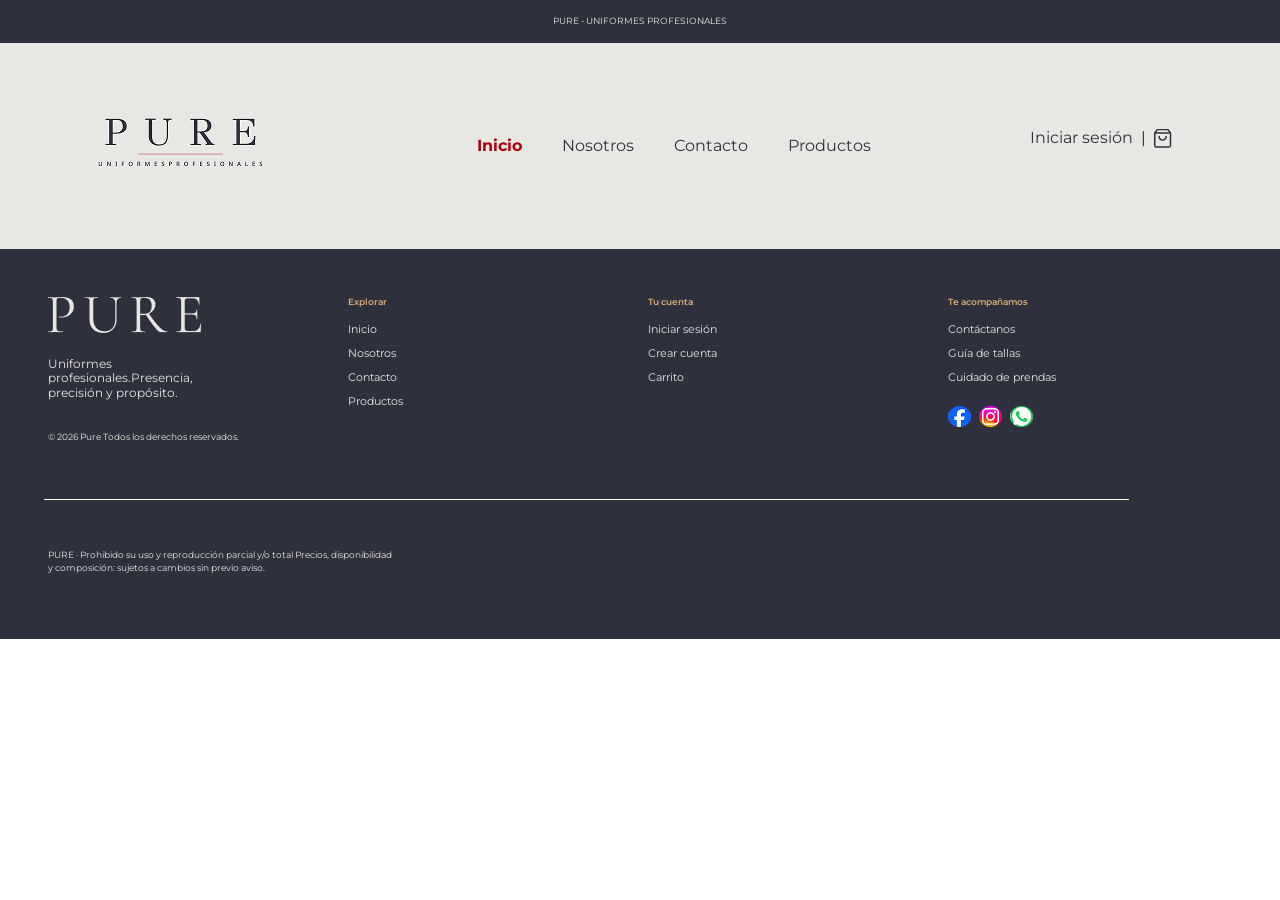
<file: Frontend/index.html>
<!DOCTYPE html>
<html lang="es">
    <head>
        <meta charset="UTF-8">
        <meta name="viewport" content="width=device-width, initial-scale=1.0">
        <title>PURE</title>

        <!-- CSS -->
        <link rel="stylesheet" href="css/style.css">
        <link rel="stylesheet" href="css/navbar.css">
        <link rel="stylesheet" href="css/footer.css">

        <!-- Font -->
        <link rel="preconnect" href="https://fonts.googleapis.com">
        <link rel="preconnect" href="https://fonts.gstatic.com" crossorigin>
        <link href="https://fonts.googleapis.com/css2?family=Montserrat:ital,wght@0,100..900;1,100..900&display=swap" rel="stylesheet">

        <!-- CSS Bootstrap -->
        <link href="https://cdn.jsdelivr.net/npm/bootstrap@5.3.8/dist/css/bootstrap.min.css" 
            rel="stylesheet" 
            integrity="sha384-sRIl4kxILFvY47J16cr9ZwB07vP4J8+LH7qKQnuqkuIAvNWLzeN8tE5YBujZqJLB" 
            crossorigin="anonymous">

    </head>
    <body>
        <!-- Navbar -->
        <header id="navbar"></header>
    
        <!-- Main -->
        <main></main>

        <!-- Footer -->
        <footer id="footer"></footer>

        <!-- Javascript -->
        <script type="module" src="./js/main.js"></script>

        <!-- JS Bootstrap -->
        <script src="https://cdn.jsdelivr.net/npm/bootstrap@5.3.8/dist/js/bootstrap.bundle.min.js" 
            integrity="sha384-FKyoEForCGlyvwx9Hj09JcYn3nv7wiPVlz7YYwJrWVcXK/BmnVDxM+D2scQbITxI" 
            crossorigin="anonymous">
        </script>

    </body>
</html>
</file>
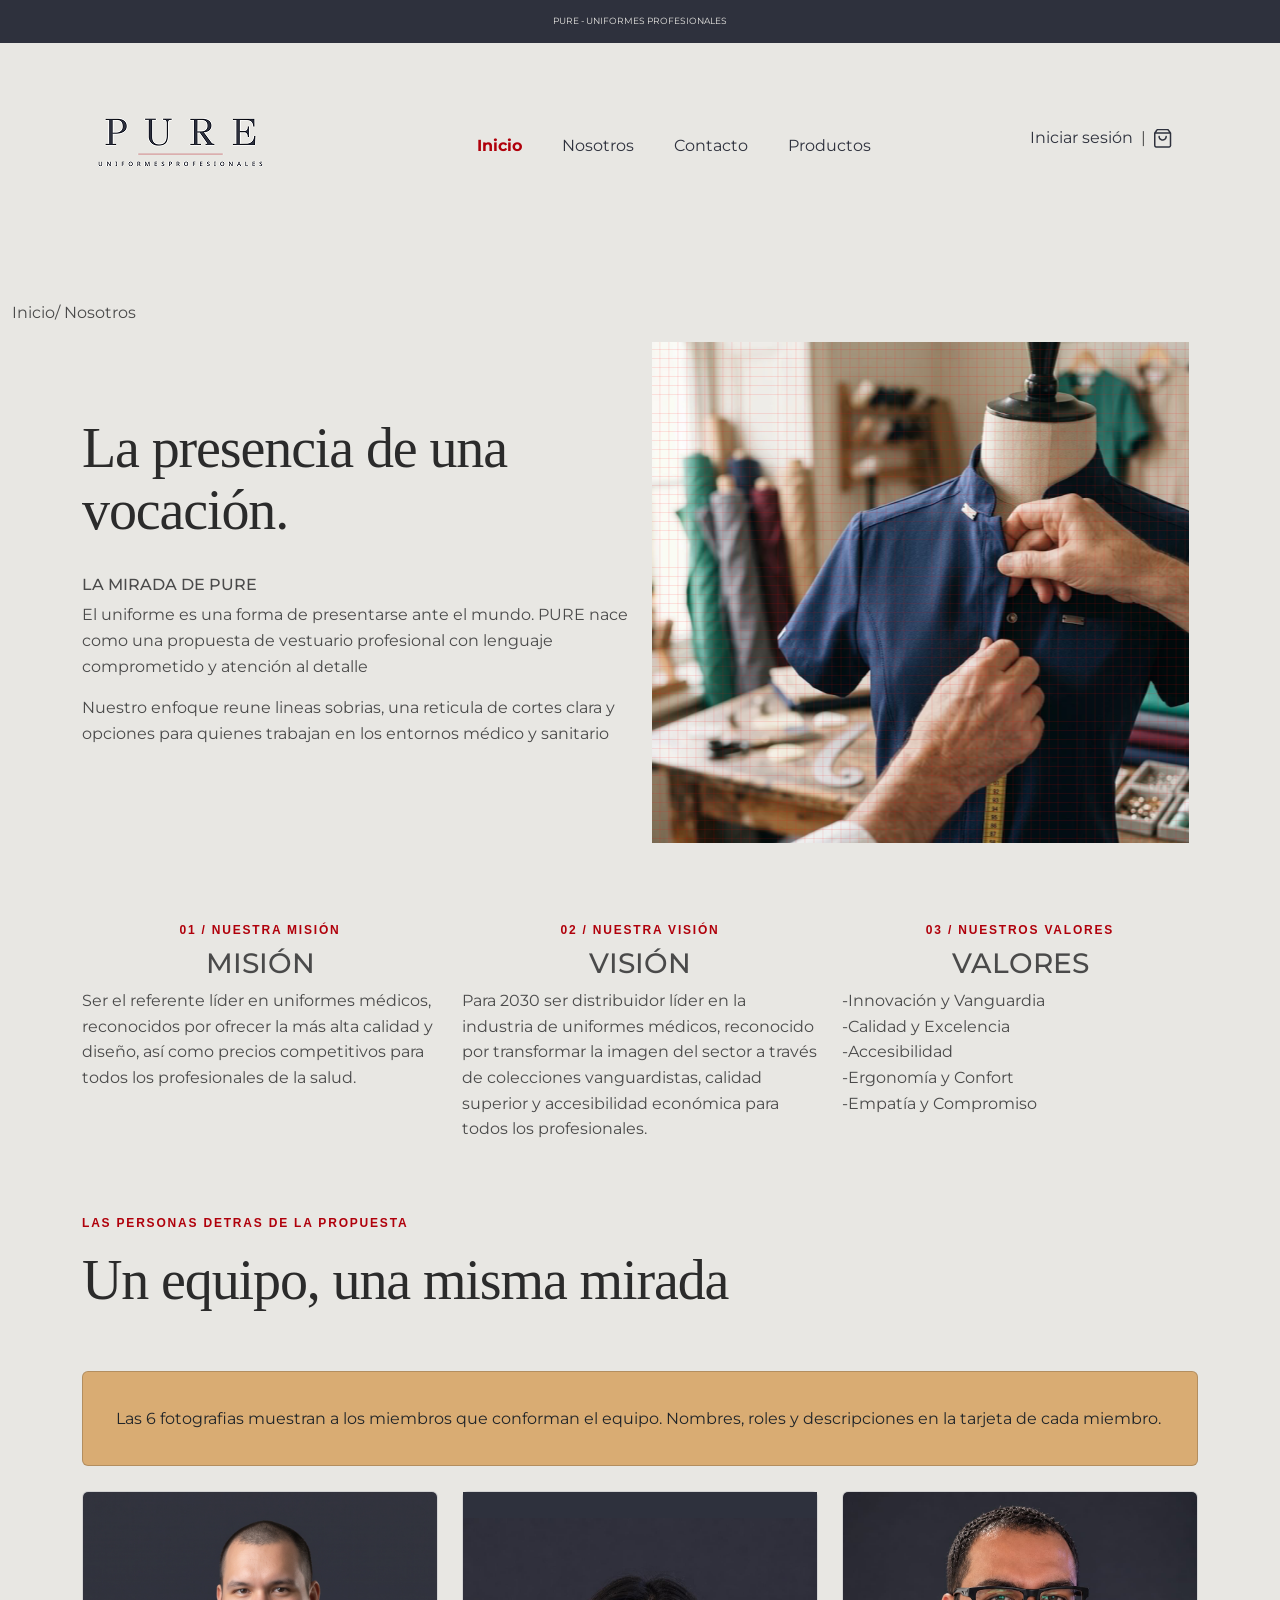
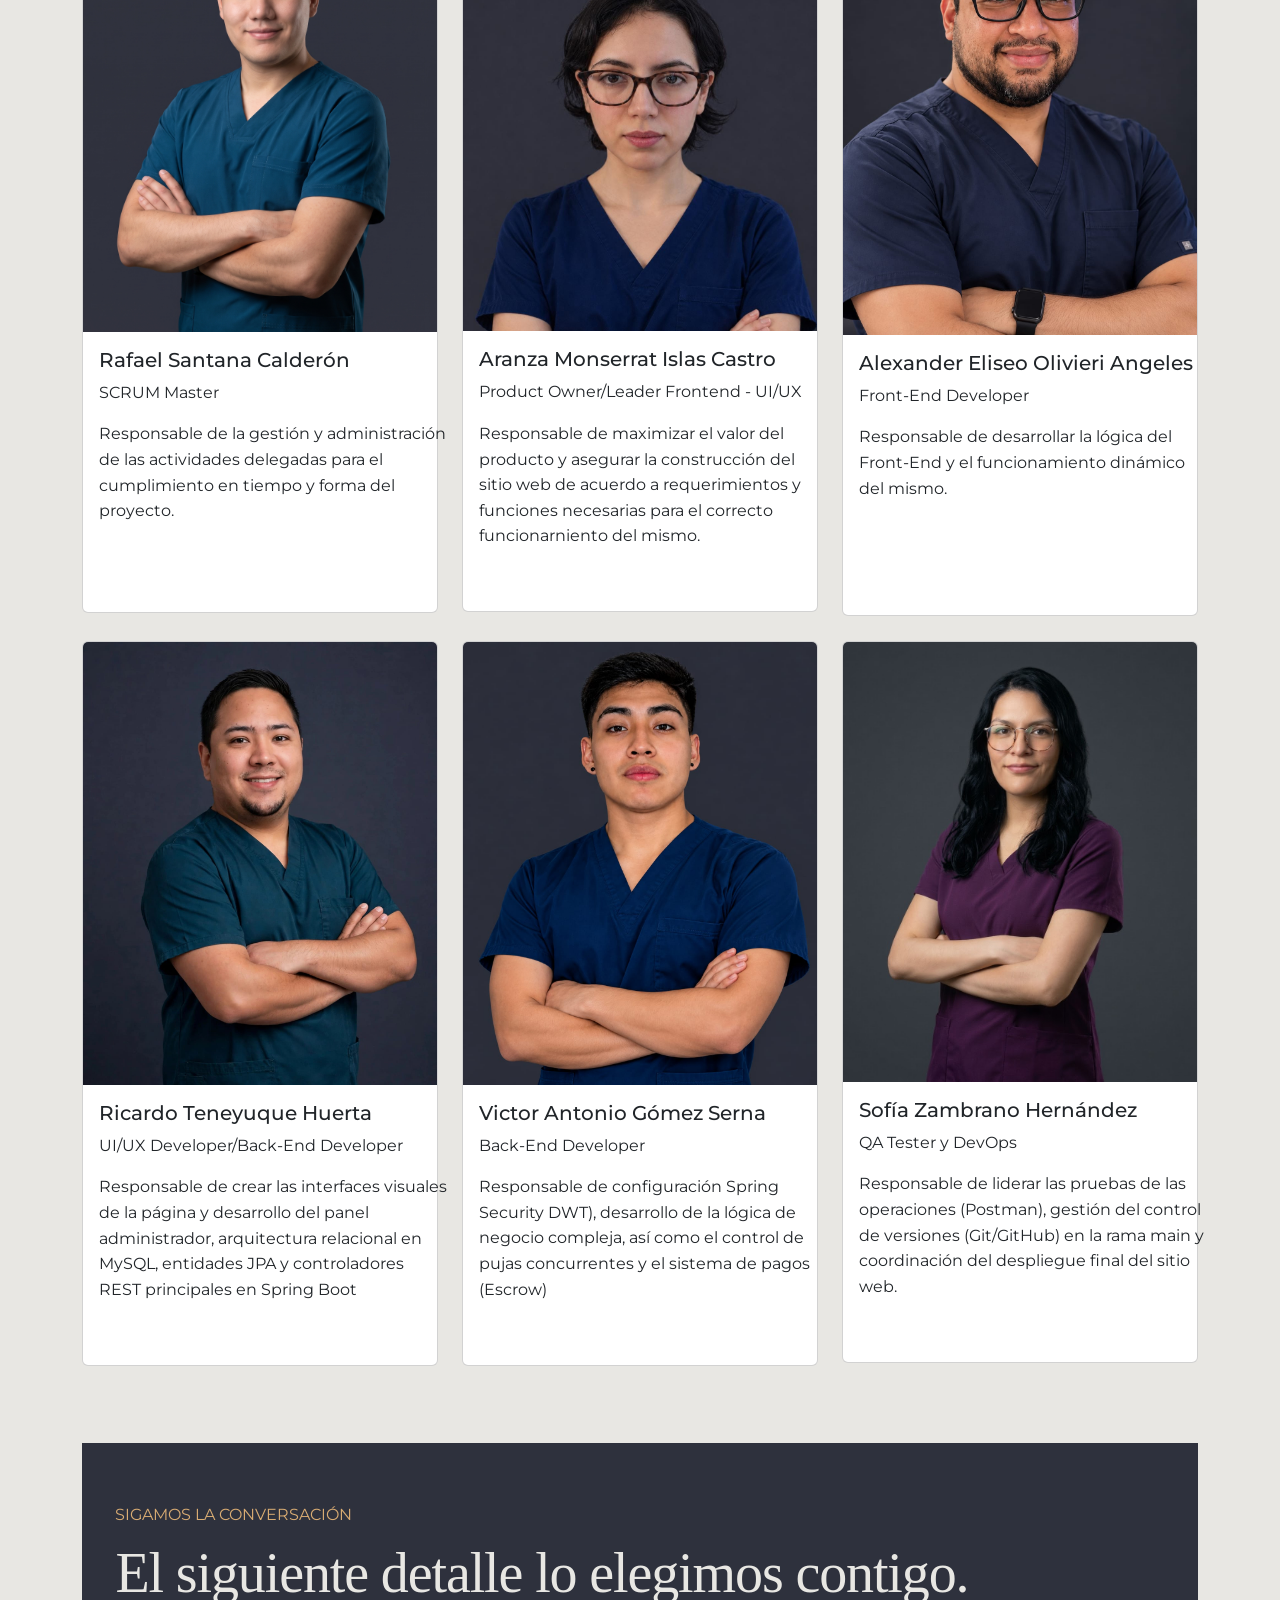
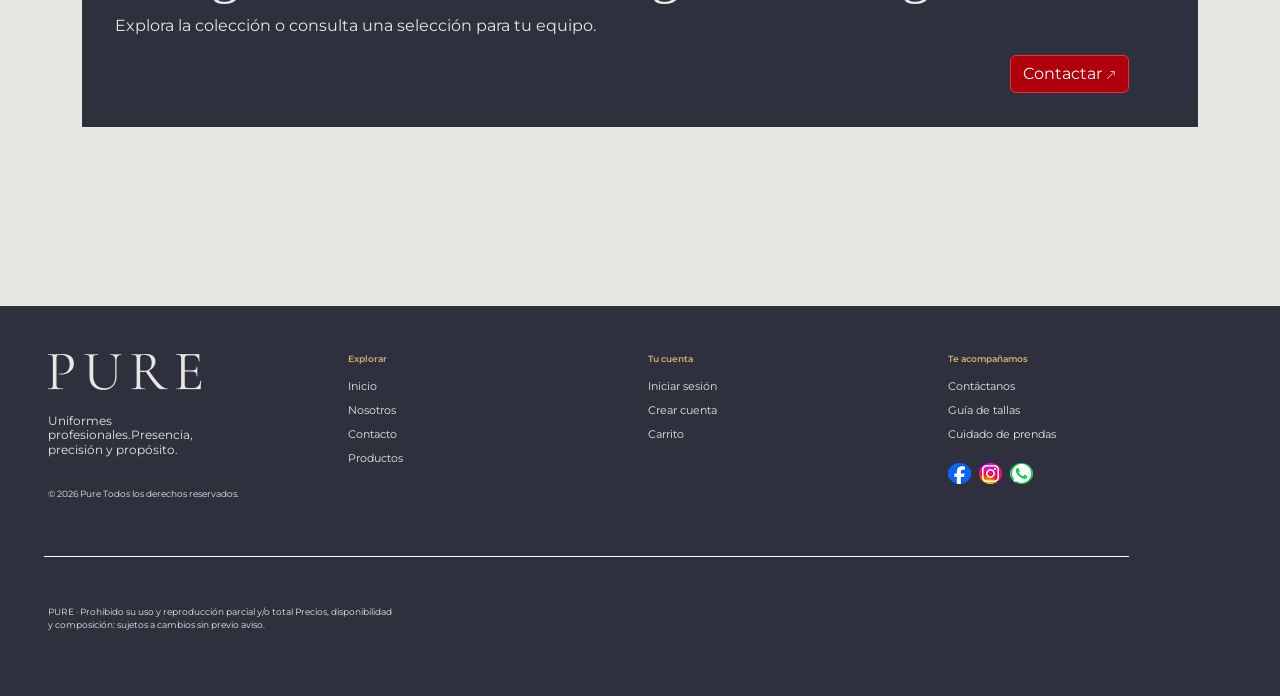
<file: Frontend/pages/about.html>
<!doctype html>
<html lang="en">
  <head>
    <meta charset="UTF-8" />
    <meta name="viewport" content="width=device-width, initial-scale=1.0" />
    <title>Nosotros</title>

    <!-- CSS -->
    <link rel="stylesheet" href="../css/style.css" />
    <link rel="stylesheet" href="../css/navbar.css" />
    <link rel="stylesheet" href="../css/footer.css" />
    <link rel="stylesheet" href="../css/about.css" />

    <!-- Font -->
    <link rel="preconnect" href="https://fonts.googleapis.com" />
    <link rel="preconnect" href="https://fonts.gstatic.com" crossorigin />
    <link
      href="https://fonts.googleapis.com/css2?family=Montserrat:ital,wght@0,100..900;1,100..900&display=swap"
      rel="stylesheet"
    />

    <!-- CSS Bootstrap -->
    <link
      href="https://cdn.jsdelivr.net/npm/bootstrap@5.3.8/dist/css/bootstrap.min.css"
      rel="stylesheet"
      integrity="sha384-sRIl4kxILFvY47J16cr9ZwB07vP4J8+LH7qKQnuqkuIAvNWLzeN8tE5YBujZqJLB"
      crossorigin="anonymous"
    />
  </head>
  <body>
    <!-- Navbar -->
    <header id="navbar"></header>

    <!-- Main -->
    <div class="container-fluid">
      <br><br>
      <p>Inicio/ Nosotros</p>
      <main>
        <section class="about">
          <div class="container">
            <div class="row">
              <div class="col-md-6">
                <br><br><br>
                <h1><span class="spanBlack">La presencia de una vocación.</span></h1>
                <br>
                <h6>LA MIRADA DE PURE</h6>
                <p>
                  El uniforme es una forma de presentarse ante el mundo. PURE
                  nace como una propuesta de vestuario profesional con lenguaje
                  comprometido y atención al detalle
                </p>
                <p>
                  Nuestro enfoque reune lineas sobrias, una reticula de cortes
                  clara y opciones para quienes trabajan en los entornos médico
                  y sanitario
                </p>
              </div>
              <div class="col-md-6">
                <img
                  src="../assets/images/about/about.png"
                  alt="Sobre Nosotros"
                  class="img-fluid"
                />
              </div>
            </div>
          </div>
        </section>
        <br><br><br>
        <section>
          <div class="container">
            <div class="row text-center">
              <div class="col"><h6><span class="spanRed">01 / NUESTRA MISIÓN</span></h6></div>
              <div class="col"><h6><span class="spanRed">02 / NUESTRA VISIÓN</span></h6></div>
              <div class="col"><h6><span class="spanRed">03 / NUESTROS VALORES</span></h6></div>
            </div>
            <div class="row text-center">
              <div class="col"><h3>MISIÓN</h3></div>
              <div class="col"><h3>VISIÓN</h3></div>
              <div class="col"><h3>VALORES</h3></div>
            </div>
            <div class="row">
              <div class="col"><p>Ser el referente líder en uniformes médicos, reconocidos por ofrecer la más alta calidad y diseño, así como precios competitivos para todos los profesionales de la salud.</p></div>
              <div class="col"><p>Para 2030 ser distribuidor líder en la industria de uniformes médicos, reconocido por transformar la imagen del sector a través de colecciones vanguardistas, calidad superior y accesibilidad económica para todos los profesionales.</p></div>
              <div class="col">
                <p>-Innovación y Vanguardia <br> -Calidad y Excelencia
                <br>-Accesibilidad
                <br>-Ergonomía y Confort
                <br>-Empatía y Compromiso
                </p>
            </div>
            </div>
          </div>
        </section>
        <br><br>



          <!-- team members -->
          
            <div class="container">
              <div class="row">
                  <div class="col-md-12">
                    <p><span class="spanRed">LAS PERSONAS DETRAS DE LA PROPUESTA</span></p>
                    <h2><span class="spanBlack">Un equipo, una misma mirada</span></h2>
                    <br><br>
                  </div>
              </div>

              <div class="row">
                  <div class="col-md-12">
                      <p class="card cardOne">
                            Las 6 fotografias muestran a los miembros que conforman el equipo.
                             Nombres, roles y descripciones en la tarjeta de cada miembro.
                      </p>
                      <br>
                  </div>
              </div>

              <div class="row">
               <div class="col-md-4 flip-card">
                 <div class="flip-card-inner">
                    <div class="card flip-card-front">
                      <img
                        src="../assets/images/members/rafa_uniforme.jpg"
                        class="card-img-top"
                        alt="Miembro del equipo 1"
                      />
                        <div class="card-body">
                          <h5 class="card-title">Rafael Santana Calderón</h5>
                          <p class="card-text">SCRUM Master</p>
                          <p class="card-text">Responsable de la gestión y administración de las actividades delegadas para el cumplimiento en tiempo y forma del proyecto.</p>
                        </div>
                    </div>


                  </div> 
                </div> 
              
                <div class="col-md-4 flip-card">
                  <div class="flip-card-inner">
                    <div class="card flip-card-front">
                      <span class="spanBlackImg"><br></span>
                      
                      <img
                        src="../assets/images/members/aranza_uniforme.jpeg"
                        class="card-img-top cardAri"
                        alt="Miembro del equipo 2"
                      />
                      
                        <div class="card-body">
                          <h5 class="card-title">Aranza Monserrat Islas Castro</h5>
                          <p class="card-text">Product Owner/Leader Frontend - UI/UX</p>
                          <p>Responsable de maximizar el valor del producto y asegurar la construcción del sitio web de acuerdo a requerimientos y funciones necesarias para el correcto funcionarniento del mismo.</p>
                        </div>
                    </div>


                  </div>
                </div>

                <div class="col-md-4 flip-card">
                  <div class="flip-card-inner">
                    <div class="card flip-card-front">
                      <img
                        src="../assets/images/members/alex_uniforme.jpeg"
                        class="card-img-top"
                        alt="Miembro del equipo 3"
                      />
                        <div class="card-body">
                          <div class="cardMark">
                          <h5 class="card-title">Alexander Eliseo Olivieri Angeles</h5>
                          <p class="card-text">Front-End Developer</p>
                          <p class="card-text">Responsable de desarrollar la lógica del Front-End y el funcionamiento dinámico del mismo.</p>
                          </div>
                        </div>
                    </div>
                  </div>
                </div>
              </div>

              <br/>

              <div class="row">
                <div class="col-md-4 flip-card">
                  <div class="flip-card-inner">
                    <div class="card flip-card-front">
                      <img
                        src="../assets/images/members/rick_uniforme.jpeg"
                        class="card-img-top"
                        alt="Miembro del equipo 1"
                      />
                        <div class="card-body">
                          <div class="cardMark">
                          <h5 class="card-title">Ricardo Teneyuque Huerta</h5>
                          <p>UI/UX Developer/Back-End Developer</p>
                          <p class="card-text">Responsable de crear las interfaces visuales de la página y desarrollo del panel administrador, arquitectura relacional en MySQL, entidades JPA y controladores REST principales en Spring Boot</p>
                          </div>
                        </div>
                    </div>
                    
                  </div> 
                </div>
              
                <div class="col-md-4 flip-card">
                  <div class="flip-card-inner">
                    <div class="card flip-card-front">
                      <img
                        src="../assets/images/members/victor_uniforme.jpeg"
                        class="card-img-top"
                        alt="Miembro del equipo 2"
                      />
                        <div class="card-body">
                          <h5 class="card-title">Victor Antonio Gómez Serna</h5>
                          <p class="card-text">Back-End Developer</p>
                          <p class="card-text">Responsable de configuración Spring Security DWT), desarrollo de la lógica de negocio compleja, así como el control de pujas concurrentes y el sistema de pagos (Escrow)</p>
                        </div>
                    </div>


                  </div> 
                </div>
              
                
                <div class="col-md-4 flip-card">
                  <div class="flip-card-inner">
                    <div class="card flip-card-front">
                      <img
                        src="../assets/images/members/sofia_uniforme.jpeg"
                        class="card-img-top"
                        alt="Miembro del equipo 3"
                      />
                        <div class="card-body">
                          <h5 class="card-title">Sofía Zambrano Hernández</h5>
                          <p class="card-text">QA Tester y DevOps</p>
                          <p class="card-text">Responsable de liderar las pruebas de las operaciones (Postman), gestión del control de versiones (Git/GitHub) en la rama main y coordinación del despliegue final del sitio web.</p>
                        </div>
                    </div>


                  </div> 
                </div>
              </div>
            <br> <br> <br>
            <div class="cardFinich">
              <div class="row">
                <div class="col-md-10">
                  <div class="card-body1">
                    <br> 
                    <p class="card-text"><span class="spanGolden">SIGAMOS LA CONVERSACIÓN</span></p>
                    <h5 class="card-text"><span class="spanWhite">El siguiente detalle lo elegimos contigo.</span></h5>
                    <p class="card-text">Explora la colección o consulta una selección para tu equipo.</p>
                  </div>
                </div>
                <div class="col-md-2">
                  <div class="card-body1">
                    <br> <br> <br> <br> <br> <br> <br>
                    <button class="btn btn-danger" type="button">Contactar
                      <svg xmlns="http://www.w3.org/2000/svg" width="10" height="12" fill="currentColor" class="bi bi-arrow-up-right" viewBox="0 0 16 16">
                        <path fill-rule="evenodd" d="M14 2.5a.5.5 0 0 0-.5-.5h-6a.5.5 0 0 0 0 1h4.793L2.146 13.146a.5.5 0 0 0 .708.708L13 3.707V8.5a.5.5 0 0 0 1 0z"/>
                      </svg>
                    </button>
                  </div>
                </div>
              </div>
            </div>

        <br> <br> <br> <br> <br> <br> <br>
      </main>   
    </div>
    <!-- Footer -->
    <footer id="footer"></footer>

    <!-- Javascript -->
    <script type="module" src="../js/main.js"></script>

    <!-- JS Bootstrap -->
    <script
      src="https://cdn.jsdelivr.net/npm/bootstrap@5.3.8/dist/js/bootstrap.bundle.min.js"
      integrity="sha384-FKyoEForCGlyvwx9Hj09JcYn3nv7wiPVlz7YYwJrWVcXK/BmnVDxM+D2scQbITxI"
      crossorigin="anonymous"
    >
    </script>
  </body>
</html>
</file>
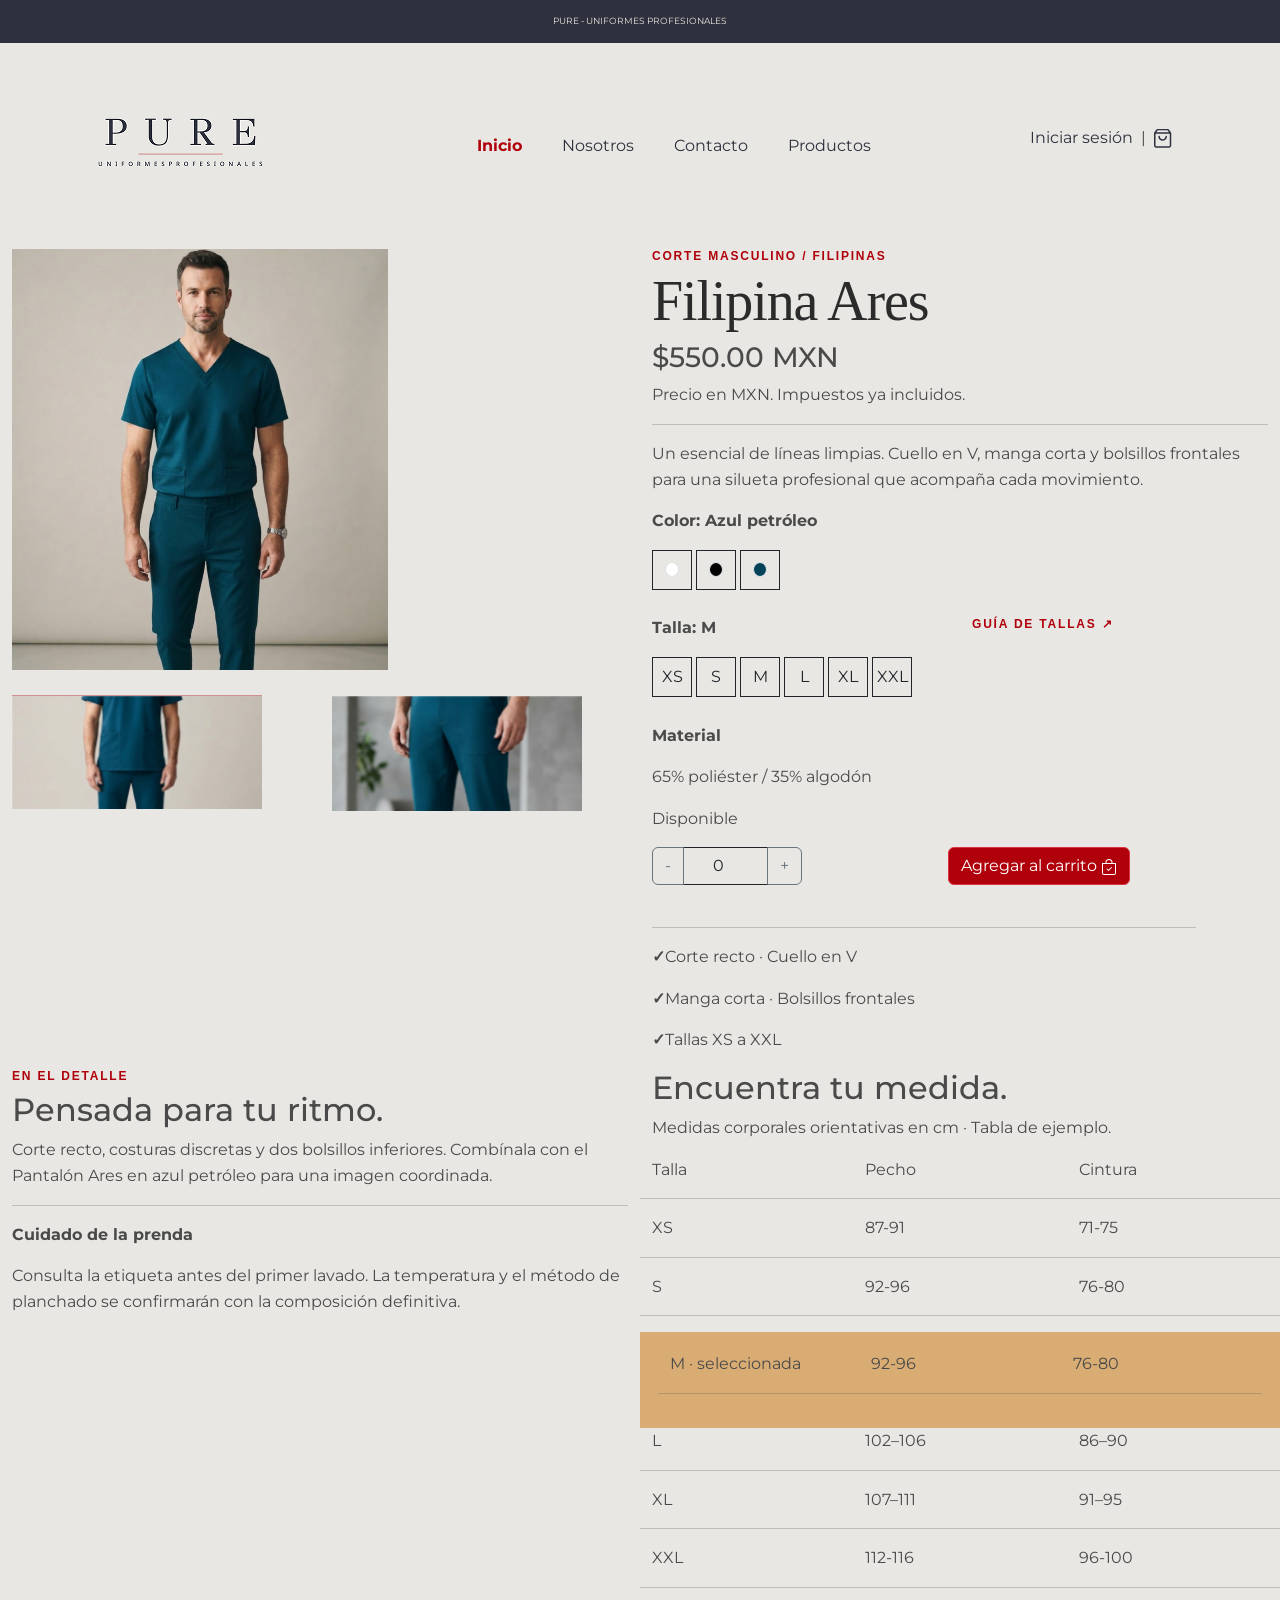
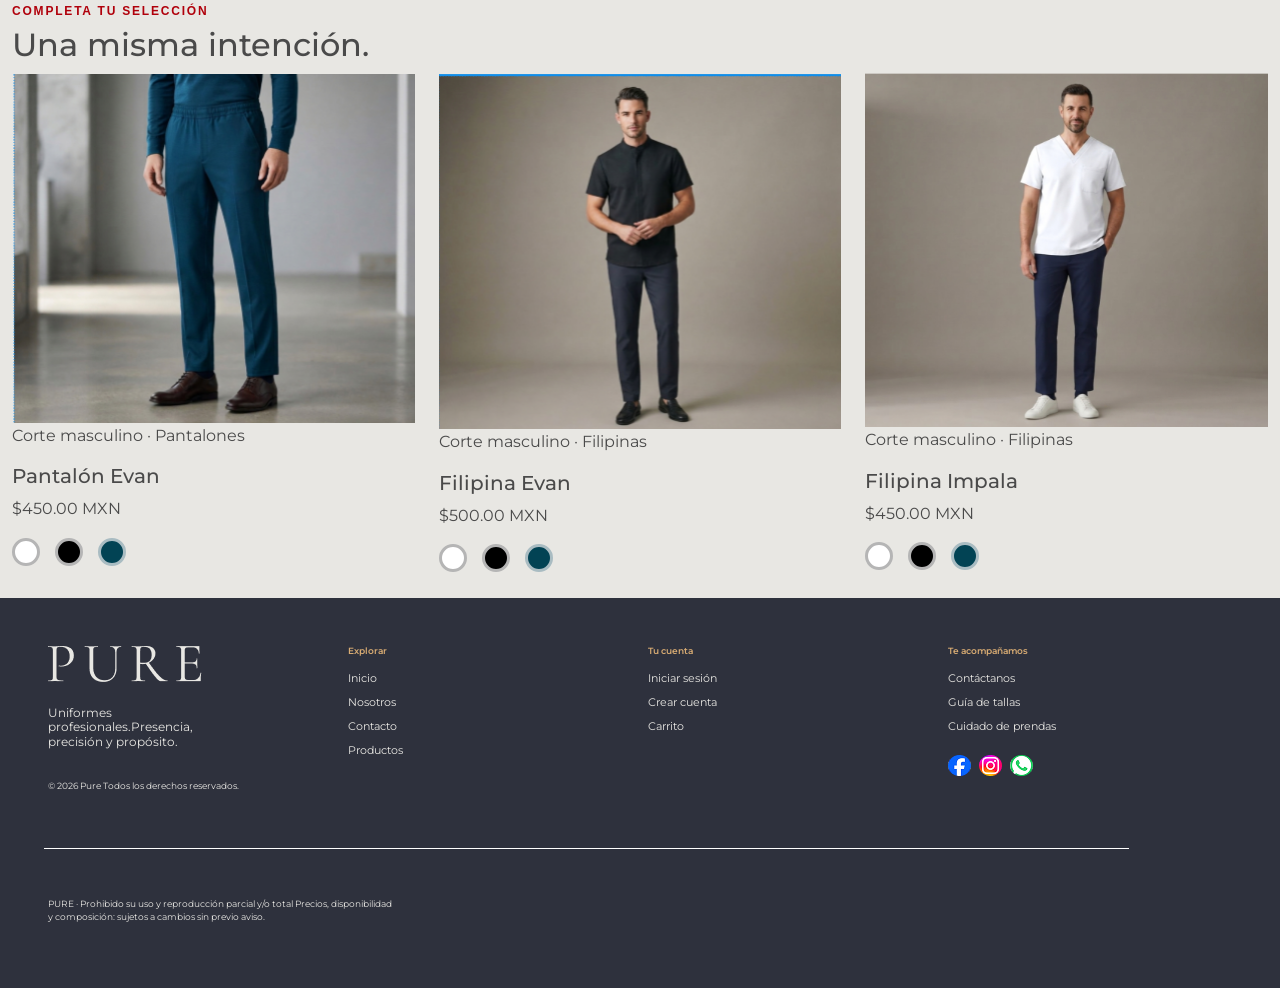
<file: Frontend/pages/shopping_cart.html>
<!DOCTYPE html>
<html lang="en">
<head>
    <meta charset="UTF-8">
    <meta name="viewport" content="width=device-width, initial-scale=1.0">
        <!-- CSS -->
    <link rel="stylesheet" href="../css/style.css" />
    <link rel="stylesheet" href="../css/navbar.css" />
    <link rel="stylesheet" href="../css/footer.css" />
    <link rel="stylesheet" href="../css/about.css">

        <!-- Font -->
    <link rel="preconnect" href="https://fonts.googleapis.com" />
    <link rel="preconnect" href="https://fonts.gstatic.com" crossorigin />
    <link
      href="https://fonts.googleapis.com/css2?family=Montserrat:ital,wght@0,100..900;1,100..900&display=swap"
      rel="stylesheet"
    />

    <!-- CSS Bootstrap -->
    <link
      href="https://cdn.jsdelivr.net/npm/bootstrap@5.3.8/dist/css/bootstrap.min.css"
      rel="stylesheet"
      integrity="sha384-sRIl4kxILFvY47J16cr9ZwB07vP4J8+LH7qKQnuqkuIAvNWLzeN8tE5YBujZqJLB"
      crossorigin="anonymous"
    />

    <title>Detalle Producto</title>
</head>
<body>
        <!-- Navbar -->
    <header id="navbar"></header>

    <div class="container-fluid">
        <section id="detallesProductos">
            <div class="row">
              <div class="col">
                    <img src="../assets/images/shopping/task1.png" alt="Imagen de Referencia de Producto">
                    <br><br>
                        <div class="row">
                            <div class="col-6">
                                <img src="../assets/images/shopping/task1-2.png" alt="Imagen de Referencia de Producto" class="miniatures">
                            </div>
                            <div class="col-6">
                                <img src="../assets/images/shopping/task2-2.png" alt="Imagen de Referencia de Producto" class="miniatures">
                            </div>
                            
                        </div>
              </div>

              <div class="col ">

                <h5 class="spanRed">CORTE MASCULINO / FILIPINAS</h5>
                <h1 class="spanBlack">Filipina Ares</h1>
                <h3><span>$550.00</span> MXN</h3>
                <p>Precio en MXN. Impuestos ya incluidos.</p>
                <hr>
                <p>Un esencial de líneas limpias. Cuello en V, manga corta y bolsillos frontales para una silueta profesional que acompaña cada movimiento.</p>
                
                
                <div>
                    <p><strong>Color: <span>Azul petróleo</span> </strong></p>


                            <input type="radio" class="btn-check" name="color" id="color1" autocomplete="off">
                            <label class="btn btn-outline-dark rounded-0 d-inline-flex align-items-center justify-content-center" style="width: 40px; height: 40px;" for="color1">
                                <span class="rounded-circle border" style="width: 15px; height: 15px; background-color: #ffffff;"></span>
                                
                            </label>                            
                            
                            <input type="radio" class="btn-check" name="color" id="color2" autocomplete="off">
                            <label class="btn btn-outline-dark rounded-0 d-inline-flex align-items-center justify-content-center" style="width: 40px; height: 40px;" for="color2">
                                <span class="rounded-circle border" style="width: 15px; height: 15px; background-color: #000000;"></span>
                            </label>

                            <input type="radio" class="btn-check" name="color" id="color3" autocomplete="off">
                            <label class="btn btn-outline-dark rounded-0 d-inline-flex align-items-center justify-content-center" style="width: 40px; height: 40px;" for="color3">
                                <span class="rounded-circle border" style="width: 15px; height: 15px; background-color: #004358;"></span>
                            </label>


                    
                </div>
                <br>
                
                <div>
                    
                    <div class="row">
                        <div class="col">
                            <p><strong>Talla: <span>M</span></strong></p>
                            

                            <input type="radio" class="btn-check" name="size" id="sizeXS" autocomplete="off">
                            <label class="btn btn-outline-dark rounded-0 d-inline-flex align-items-center justify-content-center" style="width: 40px; height: 40px;" for="sizeXS">XS</label>


                            <input type="radio" class="btn-check" name="size" id="sizeS" autocomplete="off">
                            <label class="btn btn-outline-dark rounded-0 d-inline-flex align-items-center justify-content-center" style="width: 40px; height: 40px;" for="sizeS">S</label>


                            <input type="radio" class="btn-check" name="size" id="sizeM" autocomplete="off">
                            <label class="btn btn-outline-dark rounded-0 d-inline-flex align-items-center justify-content-center" style="width: 40px; height: 40px;" for="sizeM">M</label>


                            <input type="radio" class="btn-check" name="size" id="sizeL" autocomplete="off">
                            <label class="btn btn-outline-dark rounded-0 d-inline-flex align-items-center justify-content-center" style="width: 40px; height: 40px;" for="sizeL">L</label>


                            <input type="radio" class="btn-check" name="size" id="sizeXL" autocomplete="off">
                            <label class="btn btn-outline-dark rounded-0 d-inline-flex align-items-center justify-content-center" style="width: 40px; height: 40px;" for="sizeXL">XL</label>


                            <input type="radio" class="btn-check" name="size" id="sizeXXL" autocomplete="off">
                            <label class="btn btn-outline-dark rounded-0 d-inline-flex align-items-center justify-content-center" style="width: 40px; height: 40px;" for="sizeXXL">XXL</label>

                        
                    </div>

                        <div class="col">
                            <p class="spanRed">Guía de tallas ↗</p>
                        </div>
   

                    <div class="row">
                        <div>
                            <br>
                        <p><strong>Material</strong></p>
                        
                        <p>65% poliéster / 35% algodón</p>
                        </div>

                        <div>
                                <p>Disponible</p>
                        </div>
                
                    <div class="row">
                        <div class="col">
                            <div class="input-group" style="max-width: 150px;">
                            <button class="btn btn-outline-secondary" type="button" id="btn-dec">-</button>
                            <input type="number" class="form-control text-center" id="cantidad" value="0" min="0" max="99" style="background-color: transparent; border: 0.7px solid">
                            <button class="btn btn-outline-secondary" type="button" id="btn-inc">+</button>
                            </div>

                        </div>

                        <div class="col">
                            <button class="btn btn-danger" type="button">Agregar al carrito
                                <svg xmlns="http://www.w3.org/2000/svg" width="16" height="16" fill="currentColor" class="bi bi-bag-check" viewBox="0 0 16 16">
                                <path fill-rule="evenodd" d="M10.854 8.146a.5.5 0 0 1 0 .708l-3 3a.5.5 0 0 1-.708 0l-1.5-1.5a.5.5 0 0 1 .708-.708L7.5 10.793l2.646-2.647a.5.5 0 0 1 .708 0"/>
                                <path d="M8 1a2.5 2.5 0 0 1 2.5 2.5V4h-5v-.5A2.5 2.5 0 0 1 8 1m3.5 3v-.5a3.5 3.5 0 1 0-7 0V4H1v10a2 2 0 0 0 2 2h10a2 2 0 0 0 2-2V4zM2 5h12v9a1 1 0 0 1-1 1H3a1 1 0 0 1-1-1z"/>
                                </svg>
                            </button>
                            <br>
                            
                        </div>

                        
                        <div class="row">
                            <div>
                            <br>
                            <hr>
                            </div>

                            <p><strong>✓</strong>Corte recto · Cuello en V</p>
                            <p><strong>✓</strong>Manga corta · Bolsillos frontales</p>
                            <p><strong>✓</strong>Tallas XS a XXL</p>
                        </div>

                    </div>
                </div>
                
            </div>
        </div>
    </div>

</section>

<section>
    <div class="row">
        <div class="col">
            <h5 class="spanRed">EN EL DETALLE</h5>
            <h2>Pensada para tu ritmo.</h2>
            <p>Corte recto, costuras discretas y dos bolsillos inferiores. Combínala con el Pantalón Ares en azul petróleo para una imagen coordinada.</p>
            <hr>
            <p><strong>Cuidado de la prenda</strong></p>
            <p>Consulta la etiqueta antes del primer lavado. La temperatura y el método de planchado se confirmarán con la composición definitiva.</p>

            
        </div>
            <div class="col">
            <h2>Encuentra tu medida.</h2>
            <p>Medidas corporales orientativas en cm · Tabla de ejemplo.</p>
           <div class="row">
                <div class="col">
                    <p>Talla</p>
                </div>
           
                    <div class="col">
                        <p>Pecho</p>
                    </div>
            

                <div class="col">
                    <p>Cintura</p>
                </div>
                <hr>
           </div>
           <div class="row">
                <div class="col">
                    <p>XS <span></span></p>
                </div>
           
                    <div class="col">
                        <p>87-91</p>
                    </div>
            

                <div class="col">
                    <p>71-75</p>
                </div>
                <hr>
           </div>
           <div class="row">
                <div class="col">
                    <p>S <span></span></p>
                </div>
           
                    <div class="col">
                        <p>92-96</p>
                    </div>
            

                <div class="col">
                    <p>76-80</p>
                </div>
                <hr>
           </div>
            <div class="row cardOne">
                <div class="col ">
                    <p>M <span>  · seleccionada</span></p>
                </div>
           
                    <div class="col">
                        <p>92-96</p>
                    </div>
            

                <div class="col">
                    <p>76-80</p>
                </div>
                <hr>
           </div>

                       <div class="row">
                <div class="col">
                    <p>L <span></span></p>
                </div>
           
                    <div class="col">
                        <p>102–106</p>
                    </div>
            

                <div class="col">
                    <p>86–90</p>
                </div>
                <hr>
           </div>

            <div class="row">
                <div class="col">
                    <p>XL <span></span></p>
                </div>
           
                    <div class="col">
                        <p>107–111</p>
                    </div>
            

                <div class="col">
                    <p>91–95</p>
                </div>
                <hr>
           </div>

           <div class="row">
                <div class="col">
                    <p>XXL <span></span></p>
                </div>
           
                    <div class="col">
                        <p>112-116</p>
                    </div>
            

                <div class="col">
                    <p>96-100</p>
                </div>
                <hr>
           </div>

           
        </div>

    </div>
</section>

<section>
    <div class="row">
        <div class="col">
            <h5 class="spanRed">COMPLETA TU SELECCIÓN</h5>
            <h2>Una misma intención.</h2>

     <div class="row">
            <div class="col-md-4 ">
                <div >
                    <div class="">
                      <img
                        src="../assets/images/shopping/task2.png"
                        class="card-img-top"
                        alt="Sugerencia 1"
                      />
                        <div>
                          
                          <p>Corte masculino · Pantalones</p>
                          <h5>Pantalón Evan</h5>
                          <p>$450.00 MXN</p>
                            <div class="contenedor-circulos">
                                <span class="circulo blanco"></span>
                                <span class="circulo negro"></span>
                                <span class="circulo azul"></span>
                            </div>
                        </div>
                    </div>
                </div> 
            </div> 
              
            <div class="col-md-4">
                <div >
                    <div class="">
                      <img
                        src="../assets/images/shopping/task3.png"
                        class="card-img-top"
                        alt="Sugerencia 2"
                      />
                        <div>
                          
                          <p>Corte masculino · Filipinas</p>
                          <h5>Filipina Evan</h5>
                          <p>$500.00 MXN</p>
                              <div class="contenedor-circulos">
                                <span class="circulo blanco"></span>
                                <span class="circulo negro"></span>
                                <span class="circulo azul"></span>
                            </div>

                        </div>
                    </div>
                </div> 
            </div> 

            <div class="col-md-4 ">
                <div >
                    <div class="">
                      <img
                        src="../assets/images/shopping/task4.png"
                        class="card-img-top"
                        alt="Sugerencia 3"
                      />
                        <div>
                          
                          <p>Corte masculino · Filipinas</p>
                          <h5>Filipina Impala</h5>
                          <p>$450.00 MXN</p>
                            <div class="contenedor-circulos">
                                <span class="circulo blanco"></span>
                                <span class="circulo negro"></span>
                                <span class="circulo azul"></span>
                            </div>
                        </div>
                    </div>
                </div> 
            </div> 
        </div>
    </div>
</section>

<br>

    </div>

        <!-- Footer -->
    <footer id="footer"></footer>

        <!-- Javascript -->
    <script type="module" src="../js/main.js"></script>

    <!-- JS Bootstrap -->
    <script
      src="https://cdn.jsdelivr.net/npm/bootstrap@5.3.8/dist/js/bootstrap.bundle.min.js"
      integrity="sha384-FKyoEForCGlyvwx9Hj09JcYn3nv7wiPVlz7YYwJrWVcXK/BmnVDxM+D2scQbITxI"
      crossorigin="anonymous"
    >
    </script>


</body>
</html>
</file>
<file: Frontend/css/style.css>
*{
    margin: 0;
    padding: 0;
    box-sizing: border-box;
    font-family: "Montserrat";
    font-optical-sizing: auto;
}
</file>
<file: Frontend/css/navbar.css>
.navbar{
    background-color: #e8e7e3;
}

.navbar-top{
    background-color: #2E313D;
}

.navbar-title {
    font-size: 9px;
    color: #E8E7E3;
}

.menu-custom .nav-link {
    color: #2E313D;
    transition: all 0.3s ease;
}

.menu-custom .nav-link:hover {
    font-weight: 700;
    color: #B0000B;
    text-decoration: underline;
    transform: translateY(-5px);
}

.navbar-nav .nav-link.active {
    color: #B0000B !important;
    font-weight: 700;
}

.navbar-login a{
    color: #2E313D;
    text-decoration: none;
    display: inline-block;
    transition: transform 0.3s ease;
}

.navbar-login a:hover{
    color: #B0000B;
    text-decoration: underline;
    transform: translateY(-5px);
}

.navbar-shopping img {
    cursor: pointer;
    transition: transform 0.3s ease;
}

.navbar-shopping img:hover {
    transform: translateY(-5px);
}

@media(max-width: 1200px){
    .menu-custom .nav-link:hover {
        padding: 10px;
        color: #E8E7E3;
        background: #B0000B;
        border-radius: 8px;
    }

    .navbar-nav .nav-link.active:hover {
        color: #E8E7E3 !important;
        font-weight: 700;
    }

    .navbar-login, .navbar-actions p{
        display: none;
    }
}
</file>
<file: Frontend/css/footer.css>
.footer-container{
    background-color: #2E313D;
}

.footer-container h4 {
    width: 70%;
    color: #E8E7E3;
    font-size: 12px;
}

.footer-container h5 {
    color: #E8E7E3;
    font-size: 9px;
}

.footer-actions .title-footer,
.footer-navigation .title-footer,
.footer-help .title-footer {
    color: #D9AC73;
}

.footer-actions ul li a,
.footer-navigation ul li a,
.footer-help ul li a {
    color: #E8E7E3;
    text-decoration: none;
    font-size: 11px;
    font-weight: 400;
    transition: transform 0.3s ease;
}

.footer-actions ul li a:hover,
.footer-navigation ul li a:hover,
.footer-help ul li a:hover {
    color: #B0000B;
    font-weight: 700;
    transform: translateY(-5px);
}

.footer-bottom p{
    width: 30%;
    color: #E8E7E3;
    font-size: 9px;
}

@media(max-width: 1209px){
    .footer-bottom p {
        width: 100%;
    }
}
</file>
<file: Frontend/css/about.css>
.container-fluid{
  background-color: #E8E7E3; 
  font-family: 'Plus Jakarta Sans', sans-serif;
  font-size: 1rem; /* 16px */
  font-weight: 400;
  line-height: 1.6;
  color: #4a4a4a;


}

.spanRed{
    color: #B0000B;
  font-family: 'Plus Jakarta Sans', sans-serif;
  font-size: 0.75rem; /* 12px */
  font-weight: 600;
  letter-spacing: 0.15em;
  text-transform: uppercase;
  color: #B0000B;
}

.spanBlack{
  font-family: 'Playfair Display', Georgia, serif;
  font-size: 3.5rem; /* 56px */
  font-weight: 400;
  line-height: 1.1;
  letter-spacing: -0.02em;
  color: #2b2b2b;   
}
.spanBlackImg{
  background-color: #2E313D;
}

.cardAri {
  border-top-left-radius: 0 !important;
  border-top-right-radius: 0 !important;
}

.spanWhite{
  font-family: 'Playfair Display', Georgia, serif;
  font-size: 3.5rem; /* 56px */
  font-weight: 400;
  line-height: 1.1;
  letter-spacing: -0.02em;
  color: #E8E7E3; 
}

.cardFinich{
    background-color: #2E313D; 
    color: #E8E7E3;
    padding: 3%;
    margin: 0%;
}
.spanGolden{
    color: #D9AC73;
}
.cardOne{
    background-color: #D9AC73 !important;
        padding: 3%;
    margin: 0%;
}

.btn-danger{
 background-color: #B0000B !important; 
}

.flip-card {
  background-color: transparent;
  height: 100%; 
  perspective: 1000px;
}

.flip-card-inner {
  position: relative;
  width: 100%;
  height: 100%;
  transition: transform 0.6s;
  transform-style: preserve-3d;
}

.flip-card:hover .flip-card-inner {
  transform: rotateY(180deg);
}

.flip-card-front, .flip-card-back {
  position: absolute;
  top: 0;
  left: 0;
  width: 100%;
  height: 100%;
  -webkit-backface-visibility: hidden;
  backface-visibility: hidden;
}
 
.flip-card-back {
  transform: rotateY(180deg);
}

.card-body{
  width: 380px;
  height: 280px;
  overflow-wrap: break-word;
  min-width: 380px;
  box-sizing: border-box; 
}

.miniatures{

  max-width: 100%;
  width: 250px;
  height: auto;
}

  .contenedor-circulos {
      display: flex;
      gap: 15px; 
    }

    .circulo {
      width: 28px;
      height: 28px;
      border-radius: 50%; 
      cursor: pointer;
      transition: transform 0.2s ease;
    }

    .circulo:hover {
      transform: scale(1.1); 
    }

    .blanco {
      background-color: #ffffff;
      border: 3px solid #b5b5b5;
    }

    .negro {
      background-color: #000000;
      border: 3px solid #b5b5b5;
    }

    .azul {
      background-color: #024354;
      border: 3px solid #a9bcc2;
    }
</file>
